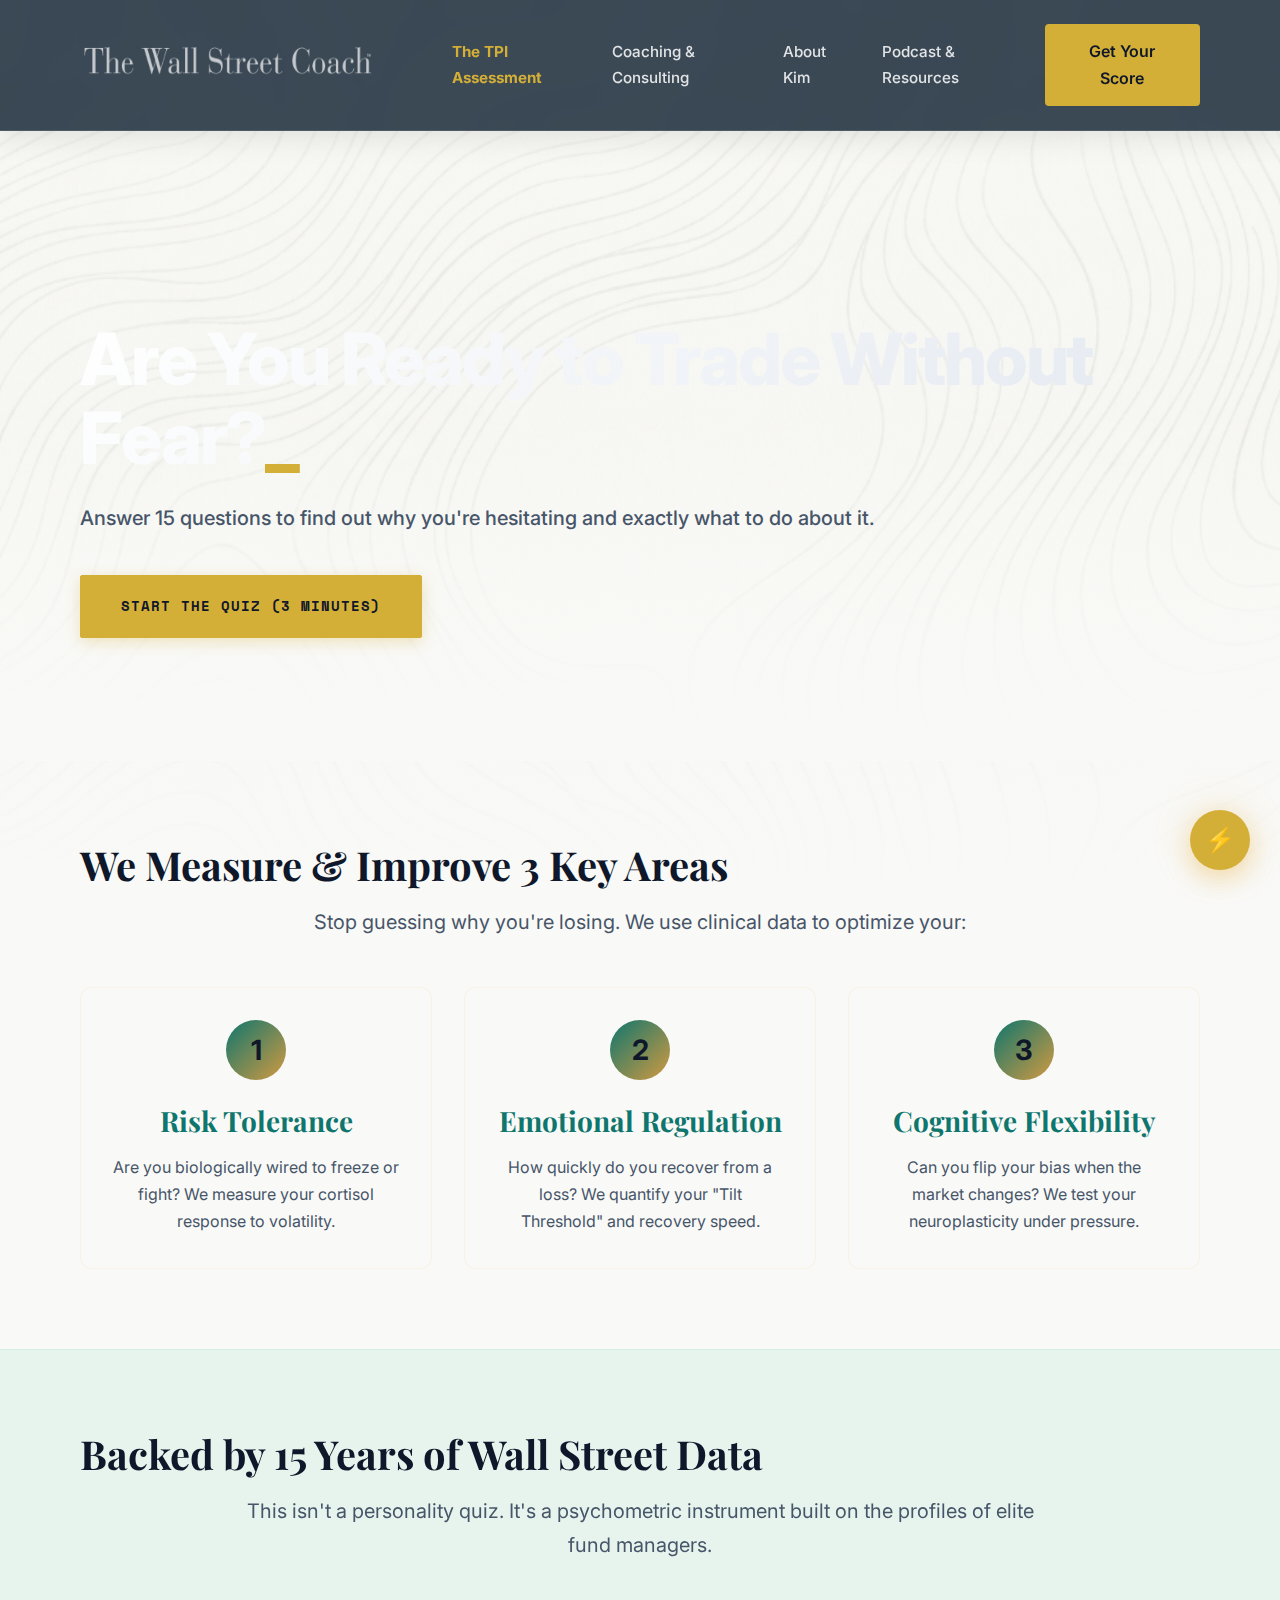
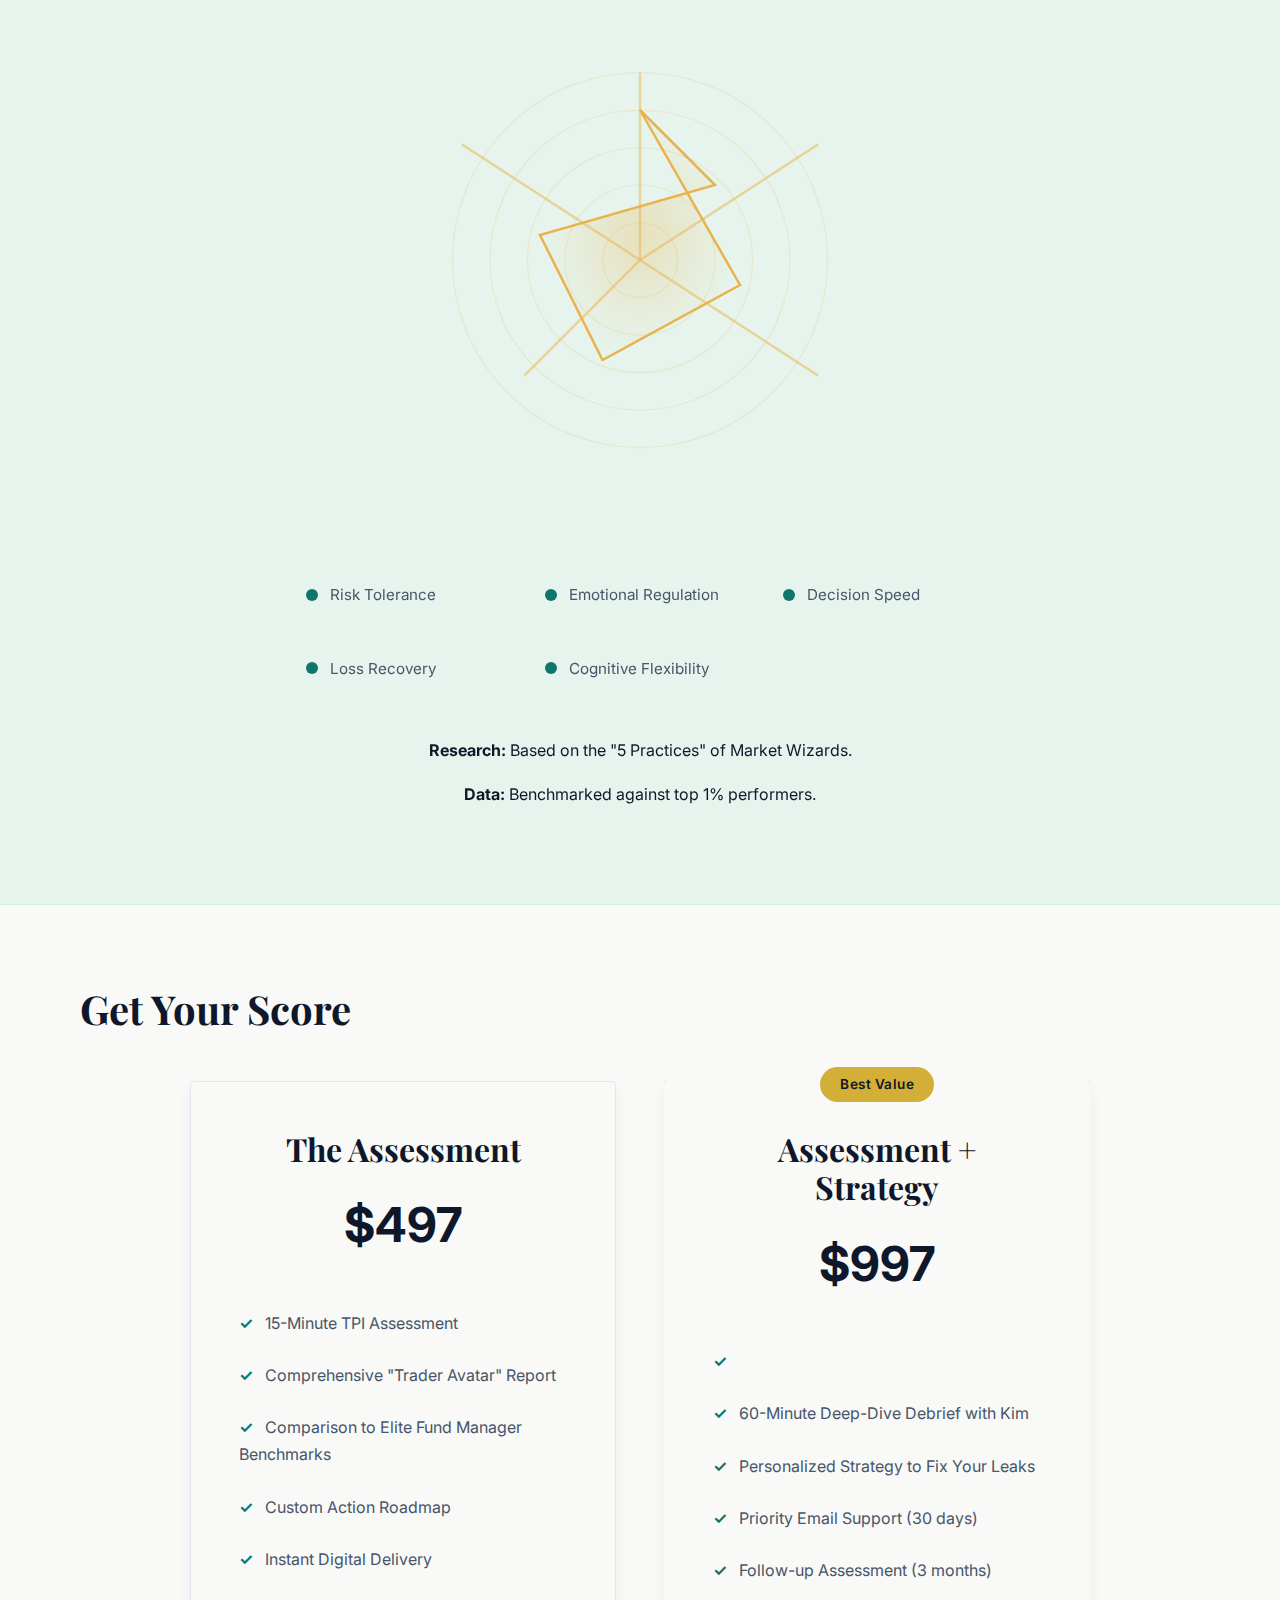
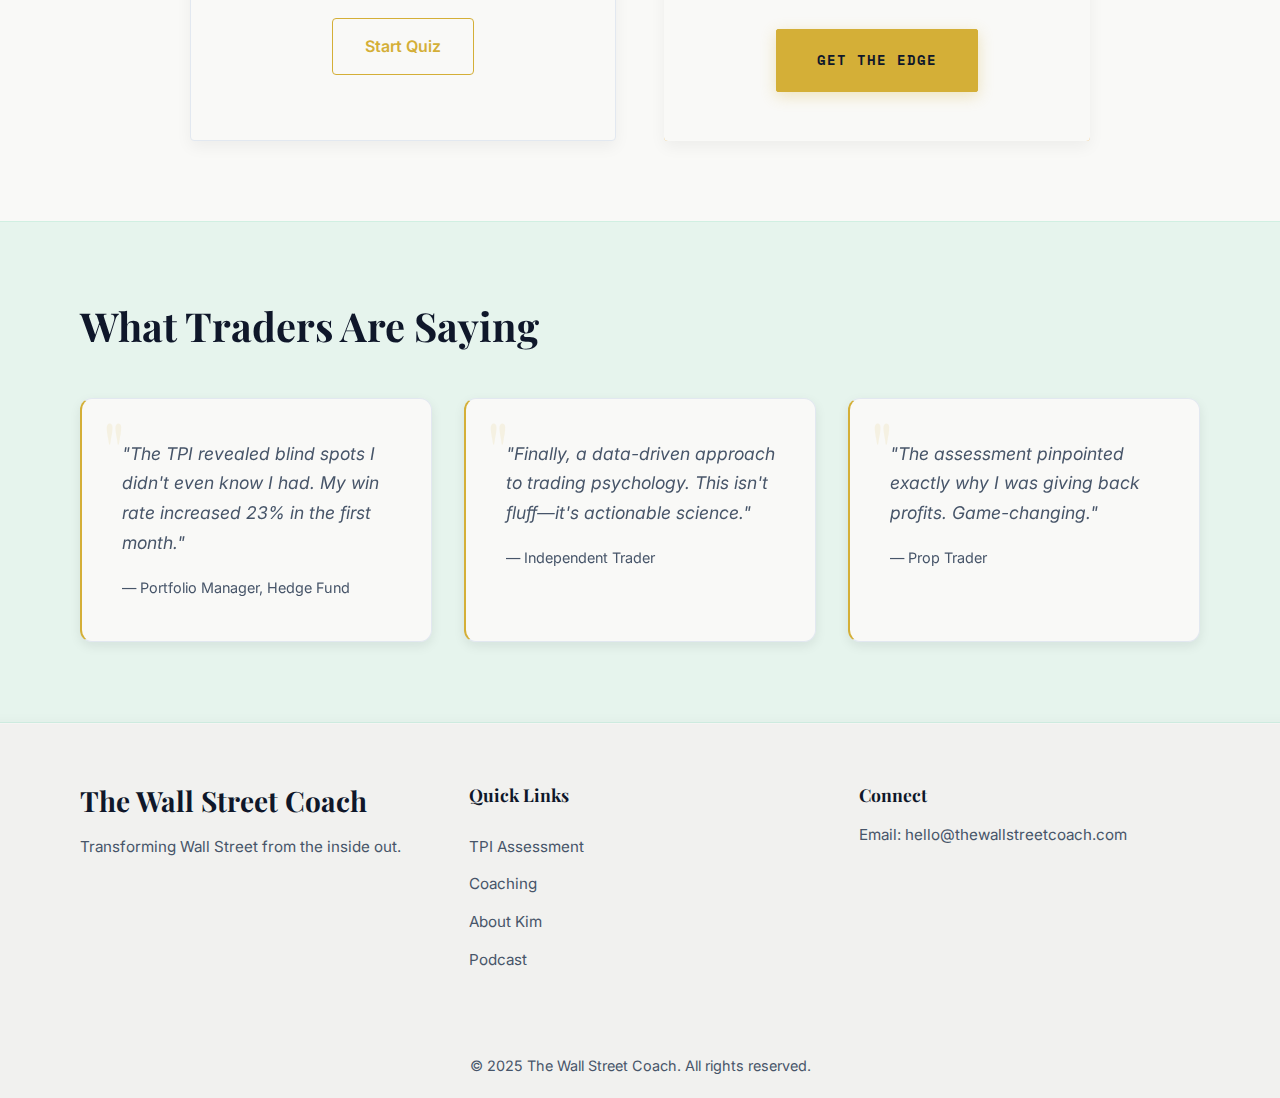
<file: tpi.html>
<!DOCTYPE html>
<html lang="en">

<head>
    <meta charset="UTF-8">
    <meta name="viewport" content="width=device-width, initial-scale=1.0">
    <title>The TPI Assessment - The Wall Street Coach</title>
    <link rel="stylesheet" href="styles.css">
    <link rel="stylesheet" href="styles-enhanced.css">
    <link
        href="https://fonts.googleapis.com/css2?family=Playfair+Display:wght@400;600;700&family=Inter:wght@300;400;500;600;700&family=Space+Mono:wght@400;700&display=swap"
        rel="stylesheet">
</head>

<body>
    <div class="scroll-progress" id="scrollProgress"></div>
    <!-- Global Navigation -->
    <nav class="nav-bar" id="mainNav">
        <div class="nav-container">
            <div class="nav-logo">
                <a href="index.html"><img src="TWSCsite/Images/The-Wall-Street-Coach-Logo-Transparent@white.png"
                        alt="The Wall Street Coach" class="logo-img"></a>
            </div>
            <button class="mobile-menu-toggle" id="mobileMenuToggle">
                <span></span>
                <span></span>
                <span></span>
            </button>
            <div class="nav-links" id="navLinks">
                <a href="tpi.html" class="nav-link nav-link-featured">The TPI Assessment</a>
                <a href="coaching.html" class="nav-link">Coaching & Consulting</a>
                <a href="about.html" class="nav-link">About Kim</a>
                <a href="podcast.html" class="nav-link">Podcast & Resources</a>
                <a href="tpi.html" class="btn-primary">Get Your Score</a>
            </div>
        </div>
    </nav>

    <!-- Sticky Mobile CTA -->
    <div class="sticky-mobile-cta" id="stickyCTA">
        <a href="#pricing" class="btn-primary">Get My Score Now</a>
    </div>

    <!-- Hero Section: Results Hook -->
    <section class="hero hero-tpi">
        <div class="hero-overlay"></div>
        <div class="container">
            <div class="hero-content">
                <h1 class="hero-headline">Are You Ready to Trade Without Fear?</h1>
                <p class="hero-subheadline">Answer 15 questions to find out why you're hesitating and exactly what to do
                    about it.</p>
                <a href="#pricing" class="btn-cta">Start the Quiz (3 Minutes)</a>
            </div>
        </div>
    </section>

    <!-- Value Proposition: Measure & Improve -->
    <section class="section">
        <div class="container">
            <h2>We Measure & Improve 3 Key Areas</h2>
            <p class="section-intro">Stop guessing why you're losing. We use clinical data to optimize your:</p>

            <div class="steps-grid">
                <div class="step-card">
                    <div class="step-number">1</div>
                    <h3>Risk Tolerance</h3>
                    <p>Are you biologically wired to freeze or fight? We measure your cortisol response to volatility.
                    </p>
                </div>
                <div class="step-card">
                    <div class="step-number">2</div>
                    <h3>Emotional Regulation</h3>
                    <p>How quickly do you recover from a loss? We quantify your "Tilt Threshold" and recovery speed.</p>
                </div>
                <div class="step-card">
                    <div class="step-number">3</div>
                    <h3>Cognitive Flexibility</h3>
                    <p>Can you flip your bias when the market changes? We test your neuroplasticity under pressure.</p>
                </div>
            </div>
        </div>
    </section>

    <!-- Credibility: Research & Stats -->
    <section class="section section-dark">
        <div class="container">
            <h2>Backed by 15 Years of Wall Street Data</h2>
            <p class="section-intro">This isn't a personality quiz. It's a psychometric instrument built on the profiles
                of elite fund managers.</p>

            <div class="tpi-diamond-container">
                <div class="tpi-diamond">
                    <svg viewBox="0 0 400 400" width="100%" height="100%">
                        <!-- Radar chart background -->
                        <defs>
                            <radialGradient id="radarGradient">
                                <stop offset="0%" style="stop-color:#E9B34C;stop-opacity:0.3" />
                                <stop offset="100%" style="stop-color:#E9B34C;stop-opacity:0" />
                            </radialGradient>
                        </defs>

                        <!-- Grid circles -->
                        <circle cx="200" cy="200" r="150" fill="none" stroke="#E9B34C" stroke-width="1" opacity="0.2" />
                        <circle cx="200" cy="200" r="120" fill="none" stroke="#E9B34C" stroke-width="1" opacity="0.2" />
                        <circle cx="200" cy="200" r="90" fill="none" stroke="#E9B34C" stroke-width="1" opacity="0.2" />
                        <circle cx="200" cy="200" r="60" fill="none" stroke="#E9B34C" stroke-width="1" opacity="0.2" />
                        <circle cx="200" cy="200" r="30" fill="none" stroke="#E9B34C" stroke-width="1" opacity="0.2" />

                        <!-- Axis lines -->
                        <line x1="200" y1="200" x2="200" y2="50" stroke="#E9B34C" stroke-width="2" opacity="0.5" />
                        <line x1="200" y1="200" x2="342.5" y2="292.5" stroke="#E9B34C" stroke-width="2" opacity="0.5" />
                        <line x1="200" y1="200" x2="107.5" y2="292.5" stroke="#E9B34C" stroke-width="2" opacity="0.5" />
                        <line x1="200" y1="200" x2="57.5" y2="107.5" stroke="#E9B34C" stroke-width="2" opacity="0.5" />
                        <line x1="200" y1="200" x2="342.5" y2="107.5" stroke="#E9B34C" stroke-width="2" opacity="0.5" />

                        <!-- Sample data polygon -->
                        <polygon points="200,80 280,220 170,280 120,180 260,140" fill="url(#radarGradient)"
                            stroke="#E9B34C" stroke-width="2" />
                    </svg>
                </div>
                <div class="tpi-dimensions">
                    <div class="dimension-item">
                        <div class="dimension-dot"></div>
                        <span>Risk Tolerance</span>
                    </div>
                    <div class="dimension-item">
                        <div class="dimension-dot"></div>
                        <span>Emotional Regulation</span>
                    </div>
                    <div class="dimension-item">
                        <div class="dimension-dot"></div>
                        <span>Decision Speed</span>
                    </div>
                    <div class="dimension-item">
                        <div class="dimension-dot"></div>
                        <span>Loss Recovery</span>
                    </div>
                    <div class="dimension-item">
                        <div class="dimension-dot"></div>
                        <span>Cognitive Flexibility</span>
                    </div>
                </div>
            </div>
            <div class="credibility-stats" style="text-align: center; margin-top: 40px;">
                <p><strong>Research:</strong> Based on the "5 Practices" of Market Wizards.</p>
                <p><strong>Data:</strong> Benchmarked against top 1% performers.</p>
            </div>
        </div>
    </section>

    <!-- Pricing Section: CTA -->
    <section class="section" id="pricing">
        <div class="container">
            <h2>Get Your Score</h2>

            <div class="pricing-cards">
                <div class="pricing-card">
                    <h3>The Assessment</h3>
                    <div class="price">$497</div>
                    <ul class="pricing-features">
                        <li>15-Minute TPI Assessment</li>
                        <li>Comprehensive "Trader Avatar" Report</li>
                        <li>Comparison to Elite Fund Manager Benchmarks</li>
                        <li>Custom Action Roadmap</li>
                        <li>Instant Digital Delivery</li>
                    </ul>
                    <a href="#" class="btn-secondary">Start Quiz</a>
                </div>
                <div class="pricing-card pricing-card-featured">
                    <div class="popular-badge">Best Value</div>
                    <h3>Assessment + Strategy</h3>
                    <div class="price">$997</div>
                    <ul class="pricing-features">
                        <li><strong>Everything in Assessment, plus:</strong></li>
                        <li>60-Minute Deep-Dive Debrief with Kim</li>
                        <li>Personalized Strategy to Fix Your Leaks</li>
                        <li>Priority Email Support (30 days)</li>
                        <li>Follow-up Assessment (3 months)</li>
                    </ul>
                    <a href="#" class="btn-cta">Get the Edge</a>
                </div>
            </div>
        </div>
    </section>

    <!-- Testimonials -->
    <section class="section section-dark">
        <div class="container">
            <h2>What Traders Are Saying</h2>

            <div class="testimonials-grid">
                <div class="testimonial-card">
                    <blockquote>"The TPI revealed blind spots I didn't even know I had. My win rate increased 23% in the
                        first month."</blockquote>
                    <cite>— Portfolio Manager, Hedge Fund</cite>
                </div>
                <div class="testimonial-card">
                    <blockquote>"Finally, a data-driven approach to trading psychology. This isn't fluff—it's actionable
                        science."</blockquote>
                    <cite>— Independent Trader</cite>
                </div>
                <div class="testimonial-card">
                    <blockquote>"The assessment pinpointed exactly why I was giving back profits. Game-changing."
                    </blockquote>
                    <cite>— Prop Trader</cite>
                </div>
            </div>
        </div>
    </section>

    <!-- Footer -->
    <footer class="footer">
        <div class="container">
            <div class="footer-content">
                <div class="footer-brand">
                    <h3>The Wall Street Coach</h3>
                    <p>Transforming Wall Street from the inside out.</p>
                </div>
                <div class="footer-links">
                    <h4>Quick Links</h4>
                    <a href="tpi.html">TPI Assessment</a>
                    <a href="coaching.html">Coaching</a>
                    <a href="about.html">About Kim</a>
                    <a href="podcast.html">Podcast</a>
                </div>
                <div class="footer-contact">
                    <h4>Connect</h4>
                    <p>Email: hello@thewallstreetcoach.com</p>
                </div>
            </div>
            <div class="footer-bottom">
                <p>&copy; 2025 The Wall Street Coach. All rights reserved.</p>
            </div>
        </div>
    </footer>

    <a class="floating-action-btn" href="#pricing" aria-label="Get your TPI score">⚡</a>

    <script src="script.js"></script>
</body>

</html>
</file>
<file: styles-enhanced.css>
/* =================================
   ENHANCED STYLES FOR THE WALL STREET COACH
   Modern 2025 Design Improvements
   ================================= */

/* Glassmorphism Effects */
.nav-bar {
    background: rgba(26, 42, 58, 0.85);
    backdrop-filter: blur(12px);
    -webkit-backdrop-filter: blur(12px);
    border-bottom: 1px solid rgba(255, 255, 255, 0.1);
    box-shadow: 0 4px 30px rgba(0, 0, 0, 0.1);
}

/* Enhanced Hero with Institution Gradient (Light Mode) */
.hero-headline {
    background: linear-gradient(135deg, #FFFFFF 0%, #E2E8F0 100%);
    -webkit-background-clip: text;
    -webkit-text-fill-color: transparent;
    background-clip: text;
    color: transparent;
    position: relative;
}

.hero-headline::after {
    content: '_';
    animation: blink 1s infinite;
    color: var(--gold);
    -webkit-text-fill-color: var(--gold);
}

@keyframes blink {

    0%,
    100% {
        opacity: 1;
    }

    50% {
        opacity: 0;
    }
}

/* Cyber Button Effects - Institution Style */
.btn-cta {
    letter-spacing: 1px;
    text-transform: uppercase;
    font-family: var(--font-mono);
    font-size: 0.9rem;
    border: 1px solid var(--gold);
    background: var(--gold);
    color: var(--navy);
    box-shadow: 0 4px 15px rgba(212, 175, 55, 0.3);
    border-radius: 2px;
}

.btn-cta:hover {
    background: #C39E28;
    color: var(--navy);
    box-shadow:
        0 8px 25px rgba(212, 175, 55, 0.4);
    transform: translateY(-2px);
}

/* Hero Stats - Light Mode Style */
.hero-stats {
    display: flex;
    flex-wrap: wrap;
    justify-content: center;
    gap: 1.5rem;
    margin: 3rem auto 4rem;
    max-width: 960px;
}

.hero-stat {
    min-width: 180px;
    padding: 1.5rem;
    border-radius: 2px;
    background: rgba(255, 255, 255, 0.9);
    /* Light background */
    border: 1px solid rgba(0, 0, 0, 0.05);
    text-align: center;
    position: relative;
    box-shadow: 0 4px 15px rgba(0, 0, 0, 0.1);
}

.hero-stat::before {
    content: '';
    position: absolute;
    top: -1px;
    left: -1px;
    width: 10px;
    height: 10px;
    border-top: 2px solid var(--gold);
    border-left: 2px solid var(--gold);
}

.hero-stat::after {
    content: '';
    position: absolute;
    bottom: -1px;
    right: -1px;
    width: 10px;
    height: 10px;
    border-bottom: 2px solid var(--gold);
    border-right: 2px solid var(--gold);
}

.hero-stat .stat-number {
    font-family: var(--font-mono);
    font-size: 2.5rem;
    font-weight: 700;
    color: var(--navy);
    /* Dark text */
    text-shadow: none;
    line-height: 1.1;
}

.hero-stat .stat-label {
    margin-top: 0.5rem;
    color: var(--text-secondary);
    font-family: var(--font-mono);
    font-size: 0.75rem;
    text-transform: uppercase;
    letter-spacing: 1px;
}

/* Smooth Scroll Progress Indicator */
.scroll-progress {
    position: fixed;
    top: 0;
    left: 0;
    width: 0;
    height: 3px;
    background: linear-gradient(90deg, var(--gold) 0%, var(--gold) 100%);
    z-index: 9999;
    transition: width 0.1s ease;
}

/* Podcast Stats Section */
.podcast-stats {
    display: grid;
    grid-template-columns: repeat(auto-fit, minmax(150px, 1fr));
    gap: 2rem;
    margin: 3rem auto;
    max-width: 700px;
}

.stat-item {
    text-align: center;
    padding: 2rem 1rem;
    background: var(--white);
    border-radius: 12px;
    border: 1px solid var(--light-gray);
    transition: all 0.3s ease;
    box-shadow: 0 4px 12px rgba(0, 0, 0, 0.05);
}

.stat-item:hover {
    background: var(--off-white);
    transform: translateY(-5px);
    border-color: var(--gold);
}

.stat-number {
    font-size: 3rem;
    font-weight: 700;
    background: var(--gold);
    -webkit-background-clip: text;
    -webkit-text-fill-color: transparent;
    background-clip: text;
    line-height: 1;
    margin-bottom: 0.5rem;
}

.stat-label {
    font-size: 1rem;
    color: var(--text-secondary);
    text-transform: uppercase;
    letter-spacing: 1px;
    font-weight: 600;
}

/* Episode Badge */
.episode-card {
    position: relative;
}

.episode-badge {
    position: absolute;
    top: 15px;
    right: 15px;
    background: linear-gradient(135deg, #FF6B6B 0%, #FF8E53 100%);
    color: white;
    padding: 6px 14px;
    border-radius: 20px;
    font-size: 0.75rem;
    font-weight: 700;
    letter-spacing: 1px;
    box-shadow: 0 4px 15px rgba(255, 107, 107, 0.4);
    animation: pulse 2s infinite;
}

@keyframes pulse {

    0%,
    100% {
        transform: scale(1);
        box-shadow: 0 4px 15px rgba(255, 107, 107, 0.4);
    }

    50% {
        transform: scale(1.05);
        box-shadow: 0 6px 20px rgba(255, 107, 107, 0.6);
    }
}

/* Enhanced Subscribe Buttons */
.subscribe-btn {
    position: relative;
    overflow: hidden;
    background: var(--white);
    border: 2px solid var(--light-gray);
    transition: all 0.3s ease;
}

.subscribe-btn::before {
    content: '';
    position: absolute;
    top: 50%;
    left: 50%;
    width: 0;
    height: 0;
    border-radius: 50%;
    background: rgba(212, 175, 55, 0.1);
    transform: translate(-50%, -50%);
    transition: width 0.5s, height 0.5s;
}

.subscribe-btn:hover::before {
    width: 300px;
    height: 300px;
}

.subscribe-btn:hover {
    background: var(--off-white);
    border-color: var(--gold);
    transform: translateY(-3px);
    box-shadow: 0 10px 30px rgba(0, 0, 0, 0.05);
}

.subscribe-btn span {
    position: relative;
    z-index: 1;
}

/* Contact Info Box */
.contact-info-box {
    background: linear-gradient(145deg, #FFFFFF 0%, #F8FAFC 100%);
    padding: 3rem;
    border-radius: 16px;
    border: 1px solid var(--light-gray);
    text-align: center;
    max-width: 700px;
    margin: 0 auto;
    box-shadow: 0 10px 30px rgba(0, 0, 0, 0.05);
}

.contact-info-box h2 {
    color: var(--navy);
    margin-bottom: 1rem;
}

.contact-details {
    margin: 2rem 0;
}

.contact-details p {
    font-size: 1.1rem;
    margin-bottom: 1rem;
}

.contact-details a {
    color: var(--gold);
    font-weight: 600;
    transition: all 0.3s ease;
}

.contact-details a:hover {
    color: var(--navy);
    text-decoration: underline;
}

.join-live-sessions {
    margin-top: 2rem;
    padding-top: 2rem;
    border-top: 1px solid var(--light-gray);
    color: var(--text-secondary);
    font-style: italic;
}

/* Resource Link Text */
.resource-link-text {
    font-size: 0.9rem;
    color: var(--text-secondary);
    margin-bottom: 1.5rem;
}

.resource-link-text a {
    color: var(--gold);
    font-weight: 600;
}

/* Smooth Animations on Scroll */
@keyframes fadeInUp {
    from {
        opacity: 0;
        transform: translateY(30px);
    }

    to {
        opacity: 1;
        transform: translateY(0);
    }
}

.animate-on-scroll {
    animation: fadeInUp 0.8s ease-out;
}

/* Enhanced Form Inputs */
.lead-form input,
.newsletter-form input,
.form-group input,
.form-group select,
.form-group textarea {
    background: var(--white);
    border: 2px solid var(--light-gray);
    transition: all 0.3s ease;
}

.lead-form input:focus,
.newsletter-form input:focus,
.form-group input:focus,
.form-group select:focus,
.form-group textarea:focus {
    background: var(--white);
    border-color: var(--gold);
    box-shadow:
        0 0 0 3px rgba(212, 175, 55, 0.1),
        0 5px 15px rgba(212, 175, 55, 0.1);
    transform: translateY(-2px);
}

/* Skeleton Loading Animation for Images */
@keyframes shimmer {
    0% {
        background-position: -1000px 0;
    }

    100% {
        background-position: 1000px 0;
    }
}

.placeholder-thumbnail,
.placeholder-image,
.placeholder-book {
    background: linear-gradient(90deg,
            rgba(233, 179, 76, 0.05) 0%,
            rgba(233, 179, 76, 0.15) 50%,
            rgba(233, 179, 76, 0.05) 100%);
    background-size: 1000px 100%;
    animation: shimmer 2s infinite linear;
}

/* Improved Episode Grid */
.episodes-grid {
    display: grid;
    gap: 2rem;
}

@media (min-width: 1024px) {
    .episodes-grid {
        grid-template-columns: repeat(2, 1fr);
    }
}

/* Floating Action Button */
.floating-action-btn {
    position: fixed;
    bottom: 30px;
    right: 30px;
    width: 60px;
    height: 60px;
    border-radius: 50%;
    background: var(--gold);
    color: white;
    display: flex;
    align-items: center;
    justify-content: center;
    font-size: 1.5rem;
    box-shadow:
        0 8px 25px rgba(233, 179, 76, 0.4),
        0 0 40px rgba(233, 179, 76, 0.2);
    cursor: pointer;
    transition: all 0.3s ease;
    z-index: 998;
}

.floating-action-btn:hover {
    transform: scale(1.1) rotate(90deg);
    box-shadow:
        0 12px 35px rgba(233, 179, 76, 0.5),
        0 0 60px rgba(233, 179, 76, 0.3);
}

/* Animated Gradient Borders - Institution Style */
.pricing-card-featured {
    position: relative;
    background: var(--white);
    border: 1px solid transparent;
}

.pricing-card-featured::before {
    content: '';
    position: absolute;
    inset: -1px;
    background: linear-gradient(45deg, var(--gold), #F59E0B, var(--gold));
    background-size: 200% 200%;
    border-radius: 4px;
    z-index: -1;
    animation: borderGlow 3s ease infinite;
    opacity: 0.8;
}

@keyframes borderGlow {

    0%,
    100% {
        background-position: 0% 50%;
    }

    50% {
        background-position: 100% 50%;
    }
}

/* Improved Testimonial Cards - Institution Style */
.testimonial-card {
    position: relative;
    padding: 2.5rem;
    background: var(--white);
    border: 1px solid var(--light-gray);
    border-left: 2px solid var(--gold);
}

.testimonial-card::before {
    content: '"';
    position: absolute;
    top: 10px;
    left: 20px;
    font-size: 5rem;
    color: var(--gold);
    opacity: 0.1;
    font-family: 'Playfair Display', serif;
    line-height: 1;
}

/* Enhanced Hover States */
/* Testimonial Carousel */
.testimonial-carousel {
    position: relative;
    min-height: 200px;
    display: flex;
    justify-content: center;
    align-items: center;
    overflow: hidden;
}

.testimonial-slide {
    position: absolute;
    top: 0;
    left: 0;
    width: 100%;
    opacity: 0;
    transition: opacity 0.8s ease-in-out, transform 0.8s ease-in-out;
    transform: translateX(20px);
    pointer-events: none;
    display: flex;
    flex-direction: column;
    align-items: center;
    text-align: center;
}

.testimonial-slide.active {
    opacity: 1;
    transform: translateX(0);
    pointer-events: all;
    position: relative;
}

.testimonial-slide blockquote {
    font-size: 1.5rem;
    font-style: italic;
    margin-bottom: 1.5rem;
    color: var(--text-primary);
    max-width: 800px;
}

.testimonial-slide cite {
    font-size: 1.1rem;
    font-weight: 600;
    color: var(--teal);
    font-style: normal;
}

a,
button {
    cursor: pointer;
}

a:active,
button:active {
    transform: scale(0.98);
}

/* Improved Focus States for Accessibility */
*:focus {
    outline: 2px solid var(--teal);
    outline-offset: 3px;
}

button:focus,
a.btn-primary:focus,
a.btn-secondary:focus,
a.btn-cta:focus {
    outline: 3px solid var(--teal);
    outline-offset: 4px;
}

/* Custom Scrollbar */
::-webkit-scrollbar {
    width: 12px;
}

::-webkit-scrollbar-track {
    background: var(--navy);
}

::-webkit-scrollbar-thumb {
    background: linear-gradient(180deg, var(--gold) 0%, var(--gold) 100%);
    border-radius: 6px;
}

::-webkit-scrollbar-thumb:hover {
    background: linear-gradient(180deg, #FFD37F 0%, var(--teal) 100%);
}

/* Selection Color */
::selection {
    background: var(--teal);
    color: var(--navy);
}

::-moz-selection {
    background: var(--teal);
    color: var(--navy);
}

/* Responsive Enhancements */
@media (max-width: 768px) {
    .stat-number {
        font-size: 2.5rem;
    }

    .podcast-stats {
        gap: 1rem;
    }

    .contact-info-box {
        padding: 2rem 1.5rem;
    }

    .floating-action-btn {
        bottom: 80px;
        width: 50px;
        height: 50px;
        font-size: 1.25rem;
    }
}

/* Print Styles */
@media print {

    .nav-bar,
    .sticky-mobile-cta,
    .floating-action-btn,
    .btn-primary,
    .btn-secondary,
    .btn-cta {
        display: none;
    }

    body {
        background: white;
        color: black;
    }
}

/* Dark Mode Support (Optional) */
@media (prefers-color-scheme: dark) {
    /* Already dark by default */
}

/* Reduced Motion Support */
@media (prefers-reduced-motion: reduce) {

    *,
    *::before,
    *::after {
        animation-duration: 0.01ms !important;
        animation-iteration-count: 1 !important;
        transition-duration: 0.01ms !important;
    }
}
</file>
<file: styles.css>
/* =================================
   GLOBAL STYLES & RESET
   ================================= */

* {
    margin: 0;
    padding: 0;
    box-sizing: border-box;
}

:root {
    --navy: #0F172A;
    /* Slate 900 - Text/Headings */
    --gold: #D4AF37;
    /* Metallic Gold - Accents */
    --teal: #0F766E;
    /* Dark Teal - Primary Buttons/Links */
    --green-tint: rgba(16, 185, 129, 0.08);
    /* Subtle Emerald/Sage Tint */
    --white: #F9F9F7;
    /* Warm Off-White */
    --off-white: #F1F1EF;
    /* Slightly Darker Off-White */
    --light-gray: #E2E8F0;
    /* Slate 200 - Borders */
    --medium-gray: #64748B;
    /* Slate 500 - Secondary Text */
    --dark-gray: #334155;
    /* Slate 700 */
    --text-primary: #0F172A;
    --text-secondary: #475569;
    --font-mono: 'Space Mono', monospace;
}

body {
    font-family: 'Inter', -apple-system, BlinkMacSystemFont, 'Segoe UI', Roboto, Oxygen, Ubuntu, Cantarell, sans-serif;
    font-size: 16px;
    line-height: 1.7;
    color: var(--text-primary);
    background-color: var(--white);
    /* Fix Seam: Fade pattern to solid white at the bottom to hide edges */
    background-image:
        linear-gradient(to bottom, rgba(249, 249, 247, 0.2) 0%, rgba(249, 249, 247, 1) 100%),
        url('TWSCsite/Images/background-light-topo.png');
    background-repeat: no-repeat;
    background-size: cover;
    background-attachment: fixed;
    background-position: center top;
    -webkit-font-smoothing: antialiased;
    -moz-osx-font-smoothing: grayscale;
}

h1,
h2,
h3,
h4,
h5,
h6 {
    font-family: 'Playfair Display', Georgia, serif;
    font-weight: 700;
    line-height: 1.2;
    margin-bottom: 1rem;
    color: var(--navy);
}

h1 {
    font-size: 3rem;
}

h2 {
    font-size: 2.5rem;
}

h3 {
    font-size: 1.75rem;
}

h4 {
    font-size: 1.5rem;
}

p {
    margin-bottom: 1rem;
}

a {
    color: var(--teal);
    text-decoration: none;
    transition: all 0.3s ease;
}

a:hover {
    color: var(--navy);
}

img {
    max-width: 100%;
    height: auto;
    display: block;
}

ul,
ol {
    margin-left: 1.5rem;
    margin-bottom: 1rem;
}

/* =================================
   CONTAINER & LAYOUT
   ================================= */

.container {
    max-width: 1200px;
    margin: 0 auto;
    padding: 0 40px;
}

.section {
    padding: 80px 0;
    position: relative;
    /* For z-index context */
}

/* "Darker" blocks are now Green Tinted */
.section-dark {
    background-color: var(--green-tint);
    border-top: 1px solid rgba(16, 185, 129, 0.1);
    border-bottom: 1px solid rgba(16, 185, 129, 0.1);
    backdrop-filter: blur(5px);
    /* Subtle blur to smooth the pattern behind it */
}

.section-intro {
    font-size: 1.25rem;
    color: var(--text-secondary);
    max-width: 800px;
    margin: 0 auto 3rem;
    text-align: center;
}

/* =================================
   NAVIGATION
   ================================= */

.nav-bar {
    background-color: rgba(8, 51, 58, 0.95);
    /* Deep Teal #08333A */
    backdrop-filter: blur(16px);
    padding: 1.5rem 0;
    position: sticky;
    top: 0;
    z-index: 1000;
    border-bottom: 1px solid rgba(255, 255, 255, 0.1);
    box-shadow: 0 4px 30px rgba(0, 0, 0, 0.1);
}

.nav-container {
    max-width: 1200px;
    margin: 0 auto;
    padding: 0 40px;
    display: flex;
    justify-content: space-between;
    align-items: center;
}

.nav-logo {
    margin-right: 4rem;
    /* Added space between logo and links */
}

.nav-logo a {
    font-family: 'Playfair Display', serif;
    font-size: 1.5rem;
    font-weight: 700;
    color: var(--white);
    /* White logo text */
    display: inline-flex;
    align-items: center;
    padding-right: 12px;
}

.logo-img {
    height: 32px;
    width: auto;
    display: block;
    filter: brightness(0) invert(1);
    /* Force white logo if image isn't already */
}

.nav-links {
    display: flex;
    align-items: center;
    gap: 2.5rem;
    /* Increased gap */
}

.nav-link {
    color: rgba(255, 255, 255, 0.85);
    /* White text for teal bg */
    font-weight: 500;
    transition: color 0.3s ease;
    font-size: 0.95rem;
}

.nav-link:hover {
    color: var(--gold);
}

.nav-link-featured {
    color: var(--gold) !important;
    /* Force Gold for active state */
    font-weight: 700;
}

.mobile-menu-toggle {
    display: none;
    flex-direction: column;
    gap: 5px;
    background: none;
    border: none;
    cursor: pointer;
}

.mobile-menu-toggle span {
    width: 25px;
    height: 3px;
    background-color: var(--teal);
    transition: all 0.3s ease;
}

/* =================================
   BUTTONS
   ================================= */

.btn-primary,
.btn-secondary,
.btn-cta {
    display: inline-block;
    padding: 14px 32px;
    border-radius: 4px;
    /* Sharper corners for Institution look */
    font-weight: 600;
    font-size: 1rem;
    text-align: center;
    transition: all 0.3s ease;
    cursor: pointer;
    border: none;
    text-decoration: none;
}

.btn-primary {
    background-color: var(--gold);
    color: var(--navy);
}

.btn-primary:hover {
    background-color: #C39E28;
    transform: translateY(-2px);
    box-shadow: 0 10px 25px rgba(212, 175, 55, 0.3);
}

.btn-secondary {
    background-color: transparent;
    color: var(--gold);
    border: 1px solid var(--gold);
    /* Thinner border */
}

.btn-secondary:hover {
    background-color: var(--gold);
    color: var(--navy);
}

.btn-cta {
    background: var(--gold);
    color: var(--navy);
    padding: 18px 40px;
    font-size: 1.125rem;
    box-shadow: 0 8px 20px rgba(212, 175, 55, 0.2);
}

.btn-cta:hover {
    transform: translateY(-3px);
    box-shadow: 0 12px 30px rgba(212, 175, 55, 0.35);
}

/* =================================
   STICKY MOBILE CTA
   ================================= */

.sticky-mobile-cta {
    display: none;
    position: fixed;
    bottom: 0;
    left: 0;
    right: 0;
    padding: 15px 20px;
    background-color: rgba(15, 23, 42, 0.95);
    backdrop-filter: blur(10px);
    border-top: 1px solid var(--gold);
    z-index: 999;
    box-shadow: 0 -4px 20px rgba(0, 0, 0, 0.2);
}

.sticky-mobile-cta a {
    display: block;
    width: 100%;
}

/* =================================
   HERO SECTION
   ================================= */

.hero {
    position: relative;
    min-height: 90vh;
    display: flex;
    align-items: center;
    justify-content: center;
    /* Background image is now on body, Hero is transparent to show it */
    background: transparent;
    overflow: hidden;
    padding-top: 4rem;
}

.hero::before {
    content: '';
    position: absolute;
    top: 0;
    left: 0;
    right: 0;
    bottom: 0;
    /* Subtle gradient to ensure text readability at top */
    background: linear-gradient(to bottom, rgba(249, 249, 247, 0.5), transparent 50%, var(--white) 100%);
    pointer-events: none;
}

.hero-overlay {
    display: none;
}

.hero-content {
    position: relative;
    z-index: 2;
    max-width: 1200px;
    padding: 2rem 0;
}

.hero-grid {
    display: grid;
    grid-template-columns: repeat(auto-fit, minmax(320px, 1fr));
    gap: 4rem;
    align-items: start;
}

.hero-headline {
    font-family: 'Inter', sans-serif;
    font-weight: 800;
    font-size: 4.5rem;
    margin-bottom: 1.5rem;
    color: var(--navy);
    /* Dark text on light background */
    letter-spacing: -0.03em;
    line-height: 1.1;
}

.hero-subheadline {
    font-size: 1.25rem;
    color: var(--text-secondary);
    /* Darker text for readability */
    margin-bottom: 2.5rem;
    line-height: 1.7;
    font-weight: 500;
}

.hero-image {
    position: relative;
    max-width: 520px;
    margin: 0 auto;
    margin-top: -2rem;
    /* Pull image up slightly */
}

.hero-image img {
    width: 100%;
    border-radius: 16px;
    box-shadow: 0 18px 40px rgba(0, 0, 0, 0.14);
    object-fit: cover;
}

.hero-logos {
    display: flex;
    flex-wrap: wrap;
    gap: 2rem 3rem;
    /* Increased gap */
    align-items: center;
    justify-content: center;
    /* Center logos */
    margin-top: 3rem;
}

.hero-logos img {
    height: 50px;
    /* Increased from 34px */
    width: auto;
    filter: grayscale(100%);
    opacity: 0.75;
    transition: all 0.3s ease;
}

.hero-logos img:hover {
    filter: grayscale(0%);
    opacity: 1;
}

.hero-benefits {
    display: grid;
    grid-template-columns: repeat(auto-fit, minmax(250px, 1fr));
    gap: 2rem;
    margin: 3rem 0;
    text-align: left;
}

.benefit-item {
    background: var(--white);
    padding: 2rem;
    border-radius: 12px;
    border: 1px solid var(--medium-gray);
    transition: all 0.3s ease;
    box-shadow: 0 8px 18px rgba(0, 0, 0, 0.06);
}

.benefit-item:hover {
    background: var(--off-white);
    border-color: var(--medium-gray);
    transform: translateY(-5px);
}

.benefit-icon {
    margin-bottom: 1rem;
}

.benefit-item h3 {
    font-size: 1.25rem;
    margin-bottom: 0.5rem;
    color: var(--navy);
}

.benefit-item p {
    color: var(--text-secondary);
    margin-bottom: 0;
}

.trust-signal {
    margin-top: 2rem;
    color: var(--text-secondary);
    font-size: 0.95rem;
}

.trust-signal strong {
    color: var(--navy);
}

/* =================================
   FEATURES & CARDS
   ================================= */

.features-grid {
    display: grid;
    grid-template-columns: repeat(auto-fit, minmax(300px, 1fr));
    gap: 2.5rem;
    margin-top: 3rem;
}

.feature-card {
    background: var(--white);
    padding: 2.5rem;
    border-radius: 4px;
    border: 1px solid var(--light-gray);
    transition: all 0.3s ease;
    box-shadow: 0 4px 12px rgba(0, 0, 0, 0.05);
    position: relative;
    overflow: hidden;
}

.feature-card::before {
    content: '';
    position: absolute;
    top: 0;
    left: 0;
    width: 100%;
    height: 2px;
    background: linear-gradient(90deg, transparent, var(--gold), transparent);
    opacity: 0;
    transition: opacity 0.3s ease;
}

.feature-card:hover {
    border-color: var(--gold);
    transform: translateY(-5px);
    box-shadow: 0 12px 24px rgba(0, 0, 0, 0.08);
    background: var(--white);
}

.feature-card h3 {
    color: var(--navy);
    margin-bottom: 1rem;
}

.feature-label,
.benefit-label {
    font-family: var(--font-mono);
    font-size: 0.75rem;
    text-transform: uppercase;
    letter-spacing: 2px;
    color: var(--gold);
    /* Gold text for labels */
    font-weight: 700;
    margin-top: 1rem;
    margin-bottom: 0.5rem;
    display: flex;
    align-items: center;
    gap: 8px;
}

.feature-label::before,
.benefit-label::before {
    content: '>';
    color: var(--gold);
}

/* =================================
   PATH SELECTION CARDS
   ================================= */

.path-cards {
    display: grid;
    grid-template-columns: repeat(auto-fit, minmax(350px, 1fr));
    gap: 3rem;
    margin-top: 3rem;
}

.path-card {
    background: var(--white);
    padding: 3rem;
    border-radius: 4px;
    border: 1px solid var(--light-gray);
    text-align: center;
    transition: all 0.3s ease;
    box-shadow: 0 4px 12px rgba(0, 0, 0, 0.05);
}

.path-card:hover {
    border-color: var(--gold);
    transform: translateY(-8px);
    box-shadow: 0 15px 30px rgba(0, 0, 0, 0.1);
}

.path-card h3 {
    font-size: 2rem;
    color: var(--navy);
    margin-bottom: 0.5rem;
}

.path-subtitle {
    font-size: 1.1rem;
    color: var(--text-secondary);
    margin-bottom: 1.5rem;
    font-style: italic;
}

.path-card p {
    margin-bottom: 1rem;
    color: var(--text-secondary);
}

.path-card strong {
    color: var(--navy);
    /* Dark text for strong elements */
}

.path-card .btn-secondary {
    margin-top: 1.5rem;
}

/* =================================
   PAIN POINTS LIST
   ================================= */

.pain-points {
    list-style: none;
    margin: 2rem 0;
    padding: 0;
}

.pain-points li {
    font-size: 1.15rem;
    padding: 1rem 0;
    padding-left: 2rem;
    position: relative;
    color: var(--text-secondary);
    border-bottom: 1px solid rgba(255, 255, 255, 0.05);
}

.pain-points li:before {
    content: '→';
    position: absolute;
    left: 0;
    color: var(--teal);
    font-weight: bold;
}

.reality-check {
    margin-top: 2rem;
    font-size: 1.2rem;
    padding: 2rem;
    background: rgba(233, 179, 76, 0.05);
    border-left: 4px solid var(--teal);
    border-radius: 8px;
}

/* =================================
   TESTIMONIALS
   ================================= */

.testimonial-featured {
    max-width: 800px;
    margin: 3rem auto;
    text-align: center;
}

.testimonial-featured blockquote {
    font-size: 1.5rem;
    font-style: italic;
    line-height: 1.7;
    color: var(--navy);
    margin-bottom: 1rem;
    position: relative;
    padding: 2rem;
}

.testimonial-featured blockquote:before {
    content: '"';
    font-size: 4rem;
    color: var(--teal);
    position: absolute;
    top: -10px;
    left: -10px;
    opacity: 0.3;
}

.testimonial-featured cite {
    color: var(--text-secondary);
    font-style: normal;
    font-size: 1rem;
}

.testimonials-grid {
    display: grid;
    grid-template-columns: repeat(auto-fit, minmax(300px, 1fr));
    gap: 2rem;
    margin-top: 3rem;
}

.testimonial-card {
    background: var(--white);
    padding: 2rem;
    border-radius: 12px;
    border: 1px solid var(--medium-gray);
    box-shadow: 0 4px 12px rgba(0, 0, 0, 0.08);
}

.testimonial-card blockquote {
    font-size: 1.1rem;
    font-style: italic;
    color: var(--text-secondary);
    margin-bottom: 1rem;
}

.testimonial-card cite {
    color: var(--text-secondary);
    font-style: normal;
    font-size: 0.9rem;
}

/* =================================
   CLIENT LOGOS
   ================================= */

.client-logos {
    display: flex;
    justify-content: center;
    align-items: center;
    flex-wrap: wrap;
    gap: 3rem;
    margin-top: 3rem;
    opacity: 0.85;
}

.client-logo {
    height: 42px;
    width: auto;
    filter: grayscale(100%);
    opacity: 0.7;
    transition: all 0.3s ease;
}

.client-logo:hover {
    filter: grayscale(0%);
    opacity: 1;
    transform: translateY(-3px);
}

/* =================================
   FAQ
   ================================= */

.faq-list {
    max-width: 800px;
    margin: 3rem auto 0;
}

.faq-item {
    background: rgba(255, 255, 255, 0.03);
    padding: 2rem;
    border-radius: 12px;
    margin-bottom: 1.5rem;
    border: 1px solid rgba(233, 179, 76, 0.1);
}

.faq-item h3 {
    color: var(--teal);
    font-size: 1.25rem;
    margin-bottom: 1rem;
}

.faq-item p {
    color: var(--text-secondary);
    margin-bottom: 0;
}

/* =================================
   TPI SPECIFIC
   ================================= */

.hero-tpi {
    min-height: 70vh;
}

.steps-grid {
    display: grid;
    grid-template-columns: repeat(auto-fit, minmax(280px, 1fr));
    gap: 2rem;
    margin-top: 3rem;
}

.step-card {
    text-align: center;
    padding: 2rem;
    background: rgba(255, 255, 255, 0.03);
    border-radius: 12px;
    border: 1px solid rgba(233, 179, 76, 0.1);
    transition: all 0.3s ease;
}

.step-card:hover {
    transform: translateY(-5px);
    border-color: rgba(233, 179, 76, 0.3);
}

.step-number {
    width: 60px;
    height: 60px;
    border-radius: 50%;
    background: linear-gradient(135deg, var(--teal) 0%, #D29A40 100%);
    color: var(--navy);
    font-size: 1.75rem;
    font-weight: 700;
    display: flex;
    align-items: center;
    justify-content: center;
    margin: 0 auto 1.5rem;
}

.step-card h3 {
    color: var(--teal);
    margin-bottom: 1rem;
}

.step-card p {
    color: var(--text-secondary);
    margin-bottom: 0;
}

.tpi-diamond-container {
    display: flex;
    flex-direction: column;
    align-items: center;
    gap: 3rem;
    margin-top: 3rem;
}

.tpi-diamond {
    max-width: 500px;
    width: 100%;
}

.tpi-dimensions {
    display: grid;
    grid-template-columns: repeat(auto-fit, minmax(200px, 1fr));
    gap: 1rem;
    width: 100%;
    max-width: 700px;
}

.dimension-item {
    display: flex;
    align-items: center;
    gap: 0.75rem;
    padding: 1rem;
    background: rgba(255, 255, 255, 0.03);
    border-radius: 8px;
}

.dimension-dot {
    width: 12px;
    height: 12px;
    border-radius: 50%;
    background-color: var(--teal);
    flex-shrink: 0;
}

.dimension-item span {
    color: var(--text-secondary);
    font-size: 0.95rem;
}

/* =================================
   PRICING
   ================================= */

.pricing-cards {
    display: grid;
    grid-template-columns: repeat(auto-fit, minmax(350px, 1fr));
    gap: 3rem;
    margin-top: 3rem;
    max-width: 900px;
    margin-left: auto;
    margin-right: auto;
}

.pricing-card {
    background: var(--white);
    padding: 3rem;
    border-radius: 4px;
    border: 1px solid var(--light-gray);
    text-align: center;
    position: relative;
    transition: all 0.3s ease;
    box-shadow: 0 6px 16px rgba(0, 0, 0, 0.05);
}

.pricing-card:hover {
    transform: translateY(-8px);
    border-color: var(--gold);
}

.pricing-card-featured {
    border-color: var(--gold);
    background: var(--white);
}

.popular-badge {
    position: absolute;
    top: -15px;
    left: 50%;
    transform: translateX(-50%);
    background: var(--gold);
    color: var(--navy);
    padding: 6px 20px;
    border-radius: 20px;
    font-size: 0.85rem;
    font-weight: 600;
    letter-spacing: 0.5px;
}

.pricing-card h3 {
    font-size: 2rem;
    color: var(--navy);
    /* Dark text */
    margin-bottom: 1rem;
}

.price {
    font-size: 3rem;
    font-weight: 700;
    color: var(--navy);
    /* Dark text */
    margin-bottom: 2rem;
}

.pricing-features {
    list-style: none;
    margin: 2rem 0;
    text-align: left;
}

.pricing-features li {
    padding: 0.75rem 0;
    color: var(--text-secondary);
    border-bottom: 1px solid rgba(255, 255, 255, 0.05);
}

.pricing-features li:before {
    content: '✓';
    color: var(--teal);
    font-weight: bold;
    margin-right: 0.75rem;
}

.pricing-features strong {
    color: var(--white);
}

/* =================================
   COACHING PAGE
   ================================= */

.coaching-features {
    margin-top: 3rem;
}

.coaching-feature {
    background: rgba(255, 255, 255, 0.03);
    padding: 2.5rem;
    border-radius: 12px;
    border: 1px solid rgba(233, 179, 76, 0.1);
    margin-bottom: 2rem;
}

.coaching-feature h3 {
    color: var(--teal);
    font-size: 1.75rem;
    margin-bottom: 1.5rem;
}

.feature-description,
.benefit-description {
    margin-bottom: 1rem;
    line-height: 1.7;
}

.feature-description strong,
.benefit-description strong {
    color: var(--teal);
}

.result-highlight {
    margin-top: 1.5rem;
    padding: 1.5rem;
    background: rgba(233, 179, 76, 0.05);
    border-left: 4px solid var(--teal);
    border-radius: 8px;
}

.result-highlight em {
    color: var(--white);
    font-style: italic;
}

.corporate-grid {
    display: grid;
    grid-template-columns: repeat(auto-fit, minmax(300px, 1fr));
    gap: 2rem;
    margin-top: 3rem;
}

.corporate-card {
    background: rgba(255, 255, 255, 0.03);
    padding: 2.5rem;
    border-radius: 12px;
    border: 1px solid rgba(233, 179, 76, 0.1);
    transition: all 0.3s ease;
}

.corporate-card:hover {
    border-color: rgba(233, 179, 76, 0.3);
    transform: translateY(-5px);
}

.corporate-card h3 {
    color: var(--teal);
    margin-bottom: 1rem;
}

.corporate-card p {
    color: var(--text-secondary);
    margin-bottom: 0;
}

.differentiation-box {
    margin: 3rem 0;
    padding: 2.5rem;
    background: linear-gradient(145deg, rgba(233, 179, 76, 0.08) 0%, rgba(233, 179, 76, 0.03) 100%);
    border-radius: 12px;
    border: 2px solid var(--teal);
    text-align: center;
}

.differentiation-box h3 {
    color: var(--teal);
    margin-bottom: 1rem;
}

.differentiation-box p {
    color: var(--white);
    font-size: 1.15rem;
    line-height: 1.7;
    margin-bottom: 0;
}

.investment-cards {
    display: grid;
    grid-template-columns: repeat(auto-fit, minmax(400px, 1fr));
    gap: 3rem;
    margin-top: 3rem;
}

.investment-card {
    background: rgba(255, 255, 255, 0.03);
    padding: 3rem;
    border-radius: 12px;
    border: 2px solid rgba(233, 179, 76, 0.1);
}

.investment-card h3 {
    color: var(--teal);
    font-size: 2rem;
    margin-bottom: 2rem;
    text-align: center;
}

.investment-details p {
    color: var(--text-secondary);
    margin-bottom: 1rem;
}

.investment-details strong {
    color: var(--white);
}

.investment-details ul {
    margin-top: 1rem;
    list-style: none;
}

.investment-details ul li {
    padding: 0.5rem 0;
    padding-left: 1.5rem;
    position: relative;
    color: var(--text-secondary);
}

.investment-details ul li:before {
    content: '•';
    position: absolute;
    left: 0;
    color: var(--teal);
}

.cta-section {
    text-align: center;
    margin-top: 3rem;
}

/* =================================
   CONTACT FORM
   ================================= */

.contact-form {
    max-width: 700px;
    margin: 3rem auto 0;
}

.form-row {
    display: grid;
    grid-template-columns: repeat(auto-fit, minmax(250px, 1fr));
    gap: 1.5rem;
    margin-bottom: 1.5rem;
}

.form-group {
    display: flex;
    flex-direction: column;
}

.form-group label {
    font-size: 0.95rem;
    font-weight: 600;
    color: var(--teal);
    margin-bottom: 0.5rem;
}

.form-group input,
.form-group select,
.form-group textarea {
    padding: 12px 16px;
    border-radius: 6px;
    border: 1px solid rgba(233, 179, 76, 0.2);
    background: rgba(255, 255, 255, 0.05);
    color: var(--white);
    font-size: 1rem;
    font-family: 'Inter', sans-serif;
    transition: all 0.3s ease;
}

.form-group input:focus,
.form-group select:focus,
.form-group textarea:focus {
    outline: none;
    border-color: var(--teal);
    background: rgba(255, 255, 255, 0.08);
}

.form-group textarea {
    resize: vertical;
}

.contact-form button[type="submit"] {
    width: 100%;
    margin-top: 1rem;
}

/* =================================
   ABOUT PAGE
   ================================= */

.hero-about {
    min-height: 60vh;
}

.story-layout {
    display: grid;
    grid-template-columns: 1fr 2fr;
    gap: 4rem;
    align-items: start;
    margin-top: 3rem;
}

.story-image {
    position: sticky;
    top: 100px;
}

.placeholder-image,
.placeholder-book,
.placeholder-thumbnail {
    width: 100%;
    aspect-ratio: 3/4;
    background: rgba(233, 179, 76, 0.1);
    border: 2px dashed rgba(233, 179, 76, 0.3);
    border-radius: 12px;
    display: flex;
    align-items: center;
    justify-content: center;
    color: var(--text-secondary);
    font-style: italic;
    text-align: center;
    padding: 2rem;

    background-image: url('https://thewallstreetcoach.com/wp-content/uploads/2024/02/wall-street-coach-podcast.jpg');
    background-size: cover;
    background-position: center;
    color: transparent;
}

.story-content h2 {
    color: var(--teal);
    margin-bottom: 2rem;
}

.story-content p {
    font-size: 1.1rem;
    line-height: 1.8;
    color: var(--text-secondary);
    margin-bottom: 1.5rem;
}

.book-section {
    display: grid;
    grid-template-columns: 1fr 2fr;
    gap: 4rem;
    align-items: center;
    margin-top: 3rem;
}

.book-mockup {
    max-width: 350px;
}

.placeholder-book {
    aspect-ratio: 2/3;
}

.book-content h2 {
    color: var(--teal);
    margin-bottom: 1.5rem;
}

.book-content p {
    font-size: 1.1rem;
    line-height: 1.8;
    color: var(--text-secondary);
    margin-bottom: 1.5rem;
}

.five-practices {
    margin-top: 2rem;
    padding: 2rem;
    background: rgba(233, 179, 76, 0.05);
    border-radius: 12px;
    border-left: 4px solid var(--teal);
}

.five-practices h3 {
    color: var(--teal);
    margin-bottom: 1rem;
}

.five-practices ol {
    margin-left: 1.5rem;
}

.five-practices li {
    padding: 0.75rem 0;
    color: var(--text-secondary);
    line-height: 1.7;
}

.five-practices strong {
    color: var(--white);
}

.credentials-grid {
    display: grid;
    grid-template-columns: repeat(auto-fit, minmax(250px, 1fr));
    gap: 2rem;
    margin-top: 3rem;
}

.credential-card {
    text-align: center;
    padding: 2.5rem 2rem;
    background: rgba(255, 255, 255, 0.03);
    border-radius: 12px;
    border: 1px solid rgba(233, 179, 76, 0.1);
    transition: all 0.3s ease;
}

.credential-card:hover {
    border-color: rgba(233, 179, 76, 0.3);
    transform: translateY(-5px);
}

.credential-icon {
    font-size: 3rem;
    margin-bottom: 1rem;
}

.credential-card h3 {
    color: var(--teal);
    font-size: 1.25rem;
    margin-bottom: 0.75rem;
}

.credential-card p {
    color: var(--text-secondary);
    margin-bottom: 0;
    font-size: 0.95rem;
}

.featured-logos {
    display: flex;
    justify-content: center;
    align-items: center;
    flex-wrap: wrap;
    gap: 4rem;
    margin-top: 3rem;
}

.featured-logo {
    font-size: 1.5rem;
    font-weight: 600;
    color: var(--text-secondary);
    letter-spacing: 1px;
    opacity: 0.6;
}

.philosophy-content {
    max-width: 800px;
    margin: 3rem auto 0;
}

.philosophy-quote {
    font-size: 1.75rem;
    font-style: italic;
    line-height: 1.6;
    color: var(--white);
    text-align: center;
    padding: 3rem 2rem;
    margin-bottom: 3rem;
    position: relative;
    border-top: 2px solid var(--teal);
    border-bottom: 2px solid var(--teal);
}

.philosophy-content p {
    font-size: 1.1rem;
    line-height: 1.8;
    color: var(--text-secondary);
    margin-bottom: 1.5rem;
}

.cta-center {
    text-align: center;
}

.cta-buttons {
    display: flex;
    flex-wrap: wrap;
    justify-content: center;
    gap: 1.5rem;
    margin-top: 2rem;
}

/* =================================
   PODCAST PAGE
   ================================= */

.podcast-intro {
    text-align: center;
    max-width: 800px;
    margin: 0 auto 3rem;
}

.podcast-intro h2 {
    color: var(--teal);
    margin-bottom: 1.5rem;
}

.podcast-intro p {
    font-size: 1.1rem;
    color: var(--text-secondary);
    line-height: 1.8;
}

.subscribe-buttons {
    display: flex;
    justify-content: center;
    flex-wrap: wrap;
    gap: 1.5rem;
    margin-top: 2rem;
}

.subscribe-btn {
    display: inline-flex;
    align-items: center;
    gap: 0.75rem;
    padding: 12px 28px;
    background: rgba(255, 255, 255, 0.05);
    border: 2px solid rgba(233, 179, 76, 0.3);
    border-radius: 8px;
    color: var(--white);
    font-weight: 600;
    transition: all 0.3s ease;
}

.subscribe-btn:hover {
    background: rgba(233, 179, 76, 0.1);
    border-color: var(--teal);
    transform: translateY(-2px);
}

.subscribe-btn span {
    font-size: 1.25rem;
}

.episodes-grid {
    display: grid;
    gap: 2.5rem;
    margin-top: 3rem;
}

.episode-card {
    display: grid;
    grid-template-columns: 200px 1fr;
    gap: 2rem;
    background: rgba(255, 255, 255, 0.03);
    padding: 2rem;
    border-radius: 12px;
    border: 1px solid rgba(233, 179, 76, 0.1);
    transition: all 0.3s ease;
}

.episode-card:hover {
    border-color: rgba(233, 179, 76, 0.3);
    transform: translateY(-3px);
}

.episode-thumbnail {
    flex-shrink: 0;
}

.episode-thumb-img {
    width: 100%;
    height: 100%;
    object-fit: cover;
    border-radius: 10px;
    border: 1px solid rgba(233, 179, 76, 0.25);
}

.placeholder-thumbnail {
    aspect-ratio: 1;
    height: 100%;
    font-size: 0.85rem;
}

.episode-content h3 {
    color: var(--teal);
    font-size: 1.5rem;
    margin-bottom: 0.5rem;
}

.episode-meta {
    color: var(--text-secondary);
    font-size: 0.9rem;
    margin-bottom: 1rem;
}

.episode-content p {
    color: var(--text-secondary);
    line-height: 1.7;
    margin-bottom: 1rem;
}

.episode-link {
    color: var(--teal);
    font-weight: 600;
    display: inline-block;
}

.episode-link:hover {
    text-decoration: underline;
}

.resources-grid {
    display: grid;
    grid-template-columns: repeat(auto-fit, minmax(300px, 1fr));
    gap: 2.5rem;
    margin-top: 3rem;
}

.resource-card {
    background: rgba(255, 255, 255, 0.03);
    padding: 2.5rem;
    border-radius: 12px;
    border: 1px solid rgba(233, 179, 76, 0.1);
    text-align: center;
    transition: all 0.3s ease;
}

.resource-card:hover {
    border-color: rgba(233, 179, 76, 0.3);
    transform: translateY(-5px);
}

.resource-icon {
    font-size: 3rem;
    margin-bottom: 1.5rem;
}

.resource-card h3 {
    color: var(--teal);
    font-size: 1.5rem;
    margin-bottom: 1rem;
}

.resource-card p {
    color: var(--text-secondary);
    line-height: 1.7;
    margin-bottom: 1.5rem;
}

.lead-form {
    display: flex;
    flex-direction: column;
    gap: 1rem;
}

.lead-form input {
    padding: 12px 16px;
    border-radius: 6px;
    border: 1px solid rgba(233, 179, 76, 0.2);
    background: rgba(255, 255, 255, 0.05);
    color: var(--white);
    font-size: 1rem;
    font-family: 'Inter', sans-serif;
}

.lead-form input:focus {
    outline: none;
    border-color: var(--teal);
    background: rgba(255, 255, 255, 0.08);
}

.newsletter-section {
    text-align: center;
    max-width: 600px;
    margin: 0 auto;
}

.newsletter-section h2 {
    color: var(--teal);
    margin-bottom: 1rem;
}

.newsletter-section p {
    color: var(--text-secondary);
    font-size: 1.1rem;
    line-height: 1.7;
    margin-bottom: 2rem;
}

.newsletter-form {
    display: flex;
    gap: 1rem;
    margin-bottom: 1rem;
}

.newsletter-form input {
    flex: 1;
    padding: 14px 20px;
    border-radius: 6px;
    border: 1px solid rgba(233, 179, 76, 0.2);
    background: rgba(255, 255, 255, 0.05);
    color: var(--white);
    font-size: 1rem;
    font-family: 'Inter', sans-serif;
}

.newsletter-form input:focus {
    outline: none;
    border-color: var(--teal);
    background: rgba(255, 255, 255, 0.08);
}

.newsletter-privacy {
    font-size: 0.85rem;
    color: var(--text-secondary);
    margin-top: 0.5rem;
}

/* =================================
   FOOTER
   ================================= */

.footer {
    background-color: var(--off-white);
    padding: 60px 0 20px;
    border-top: 1px solid rgba(0, 0, 0, 0.06);
}

.footer-content {
    display: grid;
    grid-template-columns: repeat(auto-fit, minmax(250px, 1fr));
    gap: 3rem;
    margin-bottom: 3rem;
}

.footer-brand h3 {
    font-family: 'Playfair Display', serif;
    color: var(--navy);
    margin-bottom: 1rem;
}

.footer-brand p {
    color: var(--text-secondary);
    font-size: 0.95rem;
}

.footer-links h4,
.footer-contact h4 {
    color: var(--navy);
    font-size: 1.1rem;
    margin-bottom: 1rem;
    font-weight: 700;
}

.footer-links {
    display: flex;
    flex-direction: column;
    gap: 0.75rem;
}

.footer-links a {
    color: var(--text-secondary);
    font-size: 0.95rem;
    transition: color 0.3s ease;
}

.footer-links a:hover {
    color: var(--teal);
}

.footer-contact p {
    color: var(--text-secondary);
    font-size: 0.95rem;
}

.footer-bottom {
    text-align: center;
    padding-top: 2rem;
    border-top: 1px solid rgba(255, 255, 255, 0.05);
}

.footer-bottom p {
    color: var(--text-secondary);
    font-size: 0.9rem;
    margin-bottom: 0;
}

/* =================================
   RESPONSIVE DESIGN
   ================================= */

@media (max-width: 1024px) {

    .story-layout,
    .book-section {
        grid-template-columns: 1fr;
        gap: 2rem;
    }

    .story-image {
        position: static;
    }

    .episode-card {
        grid-template-columns: 150px 1fr;
        gap: 1.5rem;
    }
}

@media (max-width: 768px) {
    .container {
        padding: 0 20px;
    }

    .section {
        padding: 60px 0;
    }

    h1 {
        font-size: 2.25rem;
    }

    h2 {
        font-size: 1.875rem;
    }

    h3 {
        font-size: 1.375rem;
    }

    /* Mobile Navigation */
    .nav-container {
        padding: 0 20px;
    }

    .mobile-menu-toggle {
        display: flex;
    }

    .nav-links {
        position: fixed;
        top: 70px;
        left: 0;
        right: 0;
        background-color: rgba(26, 42, 58, 0.98);
        backdrop-filter: blur(8px);
        flex-direction: column;
        align-items: stretch;
        padding: 2rem;
        gap: 1.5rem;
        transform: translateY(-100%);
        opacity: 0;
        transition: all 0.3s ease;
        pointer-events: none;
        border-bottom: 2px solid var(--gold);
    }

    .nav-links.active {
        transform: translateY(0);
        opacity: 1;
        pointer-events: all;
    }

    .nav-link,
    .nav-links .btn-primary {
        text-align: center;
        width: 100%;
    }

    /* Show sticky CTA on mobile */
    .sticky-mobile-cta {
        display: block;
    }

    /* Hero adjustments */
    .hero {
        min-height: 80vh;
        padding: 80px 0;
    }

    .hero-headline {
        font-size: 2.25rem;
    }

    .hero-subheadline {
        font-size: 1.125rem;
    }

    .hero-benefits {
        grid-template-columns: 1fr;
    }

    /* Grid adjustments */
    .features-grid,
    .path-cards,
    .pricing-cards,
    .investment-cards,
    .corporate-grid,
    .credentials-grid,
    .resources-grid {
        grid-template-columns: 1fr;
        gap: 1.5rem;
    }

    .episode-card {
        grid-template-columns: 1fr;
    }

    .newsletter-form {
        flex-direction: column;
    }

    .cta-buttons {
        flex-direction: column;
        align-items: stretch;
    }

    .cta-buttons .btn-cta,
    .cta-buttons .btn-secondary {
        width: 100%;
    }

    /* Footer */
    .footer-content {
        grid-template-columns: 1fr;
        gap: 2rem;
    }
}

@media (max-width: 480px) {
    h1 {
        font-size: 1.875rem;
    }

    h2 {
        font-size: 1.5rem;
    }

    .hero-headline {
        font-size: 1.875rem;
    }

    .btn-cta {
        padding: 16px 32px;
        font-size: 1rem;
    }

    .pricing-cards,
    .path-cards,
    .investment-cards {
        grid-template-columns: 1fr;
    }
}

/* =================================
   ANIMATIONS
   ================================= */

@keyframes fadeIn {
    from {
        opacity: 0;
        transform: translateY(20px);
    }

    to {
        opacity: 1;
        transform: translateY(0);
    }
}

.hero-content {
    animation: fadeIn 0.8s ease-out;
}

/* =================================
   UTILITY CLASSES
   ================================= */

.text-center {
    text-align: center;
}

.mt-1 {
    margin-top: 1rem;
}

.mt-2 {
    margin-top: 2rem;
}

.mt-3 {
    margin-top: 3rem;
}

.mb-1 {
    margin-bottom: 1rem;
}

.mb-2 {
    margin-bottom: 2rem;
}

.mb-3 {
    margin-bottom: 3rem;
}
</file>
